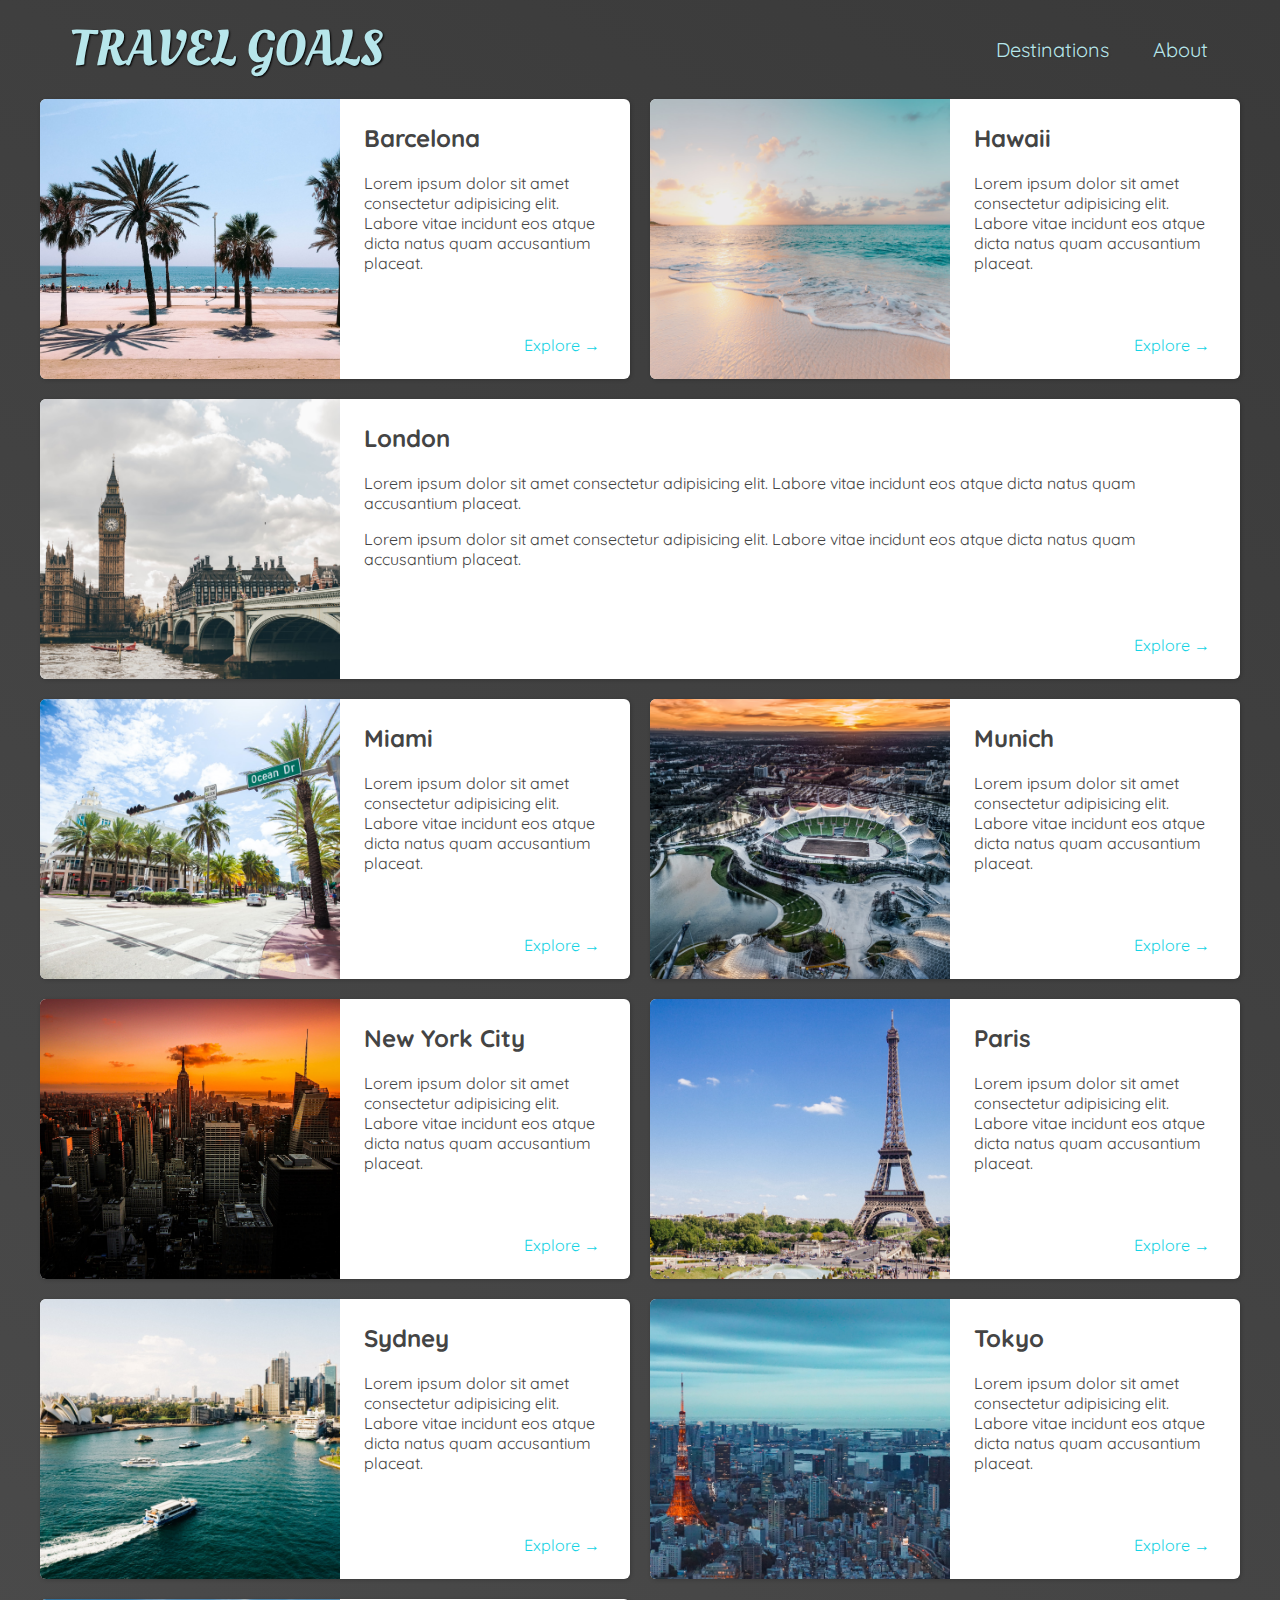
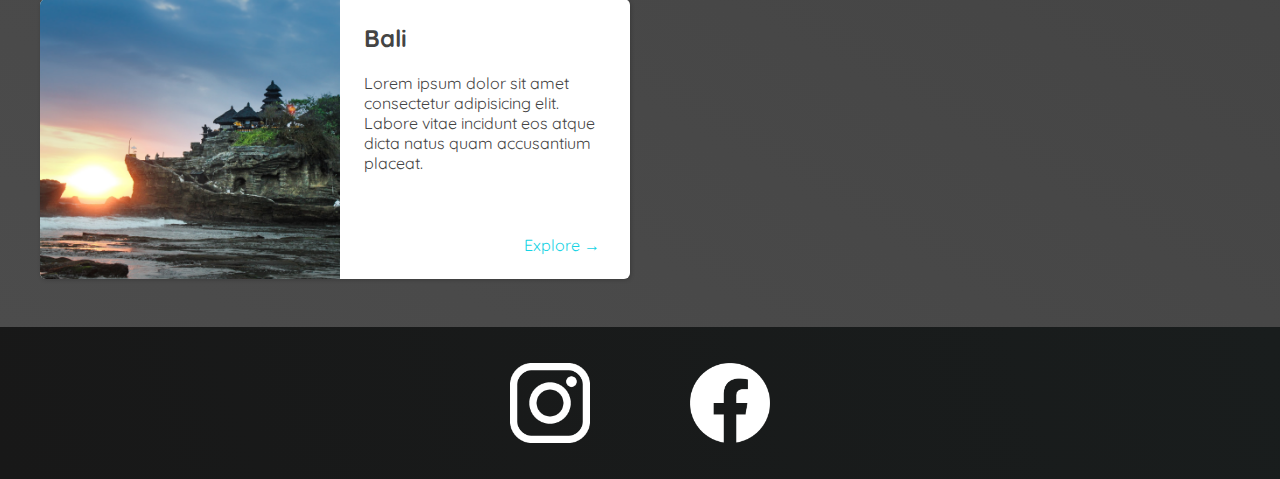
<file: places.html>
<!DOCTYPE html>
<html lang="en">

<head>
    <meta charset="UTF-8" />
    <link
        href="https://fonts.googleapis.com/css2?family=Raleway:wght@700&family=Oleo+Script:wght@700&family=Quicksand:wght@300;500&display=swap"
        rel="stylesheet" />
    <link rel="stylesheet" href="shared.css" />
    <link rel="stylesheet" href="places.css" />
    <title>Travel Goals</title>
</head>

<body>
    <header>
        <div id="page-logo">
            <a href="/index.html">Travel Goals</a>
        </div>
        <nav>
            <ul>
                <li><a href="/places.html">Destinations</a></li>
                <li><a href="">About</a></li>
            </ul>
        </nav>
    </header>
    <main>
        <ul>
            <li>
                <img src="images/places/barcelona.jpg" alt="City of Barcelona" />
                <div class="item-content">
                    <div>
                        <h2>Barcelona</h2>
                        <p>
                            Lorem ipsum dolor sit amet consectetur adipisicing elit. Labore
                            vitae incidunt eos atque dicta natus quam accusantium placeat.
                        </p>
                    </div>
                    <div class="actions">
                        <a href="https://en.wikipedia.org/wiki/Barcelona">Explore &#x2192</a>
                    </div>
                </div>
            </li>
            <li>
                <img src="images/places/hawaii.jpg" alt="Hawaii beach" />
                <div class="item-content">
                    <div>
                        <h2>Hawaii</h2>
                        <p>
                            Lorem ipsum dolor sit amet consectetur adipisicing elit. Labore
                            vitae incidunt eos atque dicta natus quam accusantium placeat.
                        </p>
                    </div>
                    <div class="actions">
                        <a href="hhttps://en.wikipedia.org/wiki/Hawaii">Explore &#x2192</a>
                    </div>
                </div>
            </li>
            <li>
                <img src="images/places/london.jpg" alt="London city" />
                <div class="item-content">
                    <div>
                        <h2>London</h2>
                        <p>
                            Lorem ipsum dolor sit amet consectetur adipisicing elit. Labore
                            vitae incidunt eos atque dicta natus quam accusantium placeat.
                        </p>
                        <p>
                            Lorem ipsum dolor sit amet consectetur adipisicing elit. Labore
                            vitae incidunt eos atque dicta natus quam accusantium placeat.
                        </p>
                    </div>
                    <div class="actions">
                        <a href="https://en.wikipedia.org/wiki/London">Explore &#x2192</a>
                    </div>
                </div>
            </li>
            <li>
                <img src="images/places/miami.jpg" alt="Miami streets" />
                <div class="item-content">
                    <div>
                        <h2>Miami</h2>
                        <p>
                            Lorem ipsum dolor sit amet consectetur adipisicing elit. Labore
                            vitae incidunt eos atque dicta natus quam accusantium placeat.
                        </p>
                    </div>
                    <div class="actions">
                        <a href="https://en.wikipedia.org/wiki/Miami">Explore &#x2192</a>
                    </div>
                </div>
            </li>
            <li>
                <img src="images/places/munich.jpg" alt="Munich football stadium" />
                <div class="item-content">
                    <div>
                        <h2>Munich</h2>
                        <p>
                            Lorem ipsum dolor sit amet consectetur adipisicing elit. Labore
                            vitae incidunt eos atque dicta natus quam accusantium placeat.
                        </p>
                    </div>
                    <div class="actions">
                        <a href="https://en.wikipedia.org/wiki/Munich">Explore &#x2192</a>
                    </div>
                </div>
            </li>
            <li>
                <img src="images/places/new-york-city.jpg" alt="New York City skyline" />
                <div class="item-content">
                    <div>
                        <h2>New York City</h2>
                        <p>
                            Lorem ipsum dolor sit amet consectetur adipisicing elit. Labore
                            vitae incidunt eos atque dicta natus quam accusantium placeat.
                        </p>
                    </div>
                    <div class="actions">
                        <a href="https://en.wikipedia.org/wiki/New_York_City">Explore &#x2192</a>
                    </div>
                </div>
            </li>
            <li>
                <img src="images/places/paris.jpg" alt="Paris city" />
                <div class="item-content">
                    <div>
                        <h2>Paris</h2>
                        <p>
                            Lorem ipsum dolor sit amet consectetur adipisicing elit. Labore
                            vitae incidunt eos atque dicta natus quam accusantium placeat.
                        </p>
                    </div>
                    <div class="actions">
                        <a href="https://en.wikipedia.org/wiki/Paris">Explore &#x2192</a>
                    </div>
                </div>
            </li>
            <li>
                <img src="images/places/sydney.jpg" alt="Sydney beach" />
                <div class="item-content">
                    <div>
                        <h2>Sydney</h2>
                        <p>
                            Lorem ipsum dolor sit amet consectetur adipisicing elit. Labore
                            vitae incidunt eos atque dicta natus quam accusantium placeat.
                        </p>
                    </div>
                    <div class="actions">
                        <a href="https://en.wikipedia.org/wiki/Sydney">Explore &#x2192</a>
                    </div>
                </div>
            </li>
            <li>
                <img src="images/places/tokyo.jpg" alt="Tokyo skyline" />
                <div class="item-content">
                    <div>
                        <h2>Tokyo</h2>
                        <p>
                            Lorem ipsum dolor sit amet consectetur adipisicing elit. Labore
                            vitae incidunt eos atque dicta natus quam accusantium placeat.
                        </p>
                    </div>
                    <div class="actions">
                        <a href="https://en.wikipedia.org/wiki/Tokyo">Explore &#x2192</a>
                    </div>
                </div>
            </li>
            <li>
                <img src="images/places/bali.jpg" alt="Bali beach" />
                <div class="item-content">
                    <div>
                        <h2>Bali</h2>
                        <p>
                            Lorem ipsum dolor sit amet consectetur adipisicing elit. Labore
                            vitae incidunt eos atque dicta natus quam accusantium placeat.
                        </p>
                    </div>
                    <div class="actions">
                        <a href="https://en.wikipedia.org/wiki/Bali">Explore &#x2192</a>
                    </div>
                </div>
            </li>
        </ul>
    </main>
    <footer>
        <ul>
            <li>
                <a href="https://www.instagram.com">
                    <img src="images/icons/insta.png" alt="Instagram logo" /></a>
            </li>
            <li>
                <a href="https://www.facebook.com">
                    <img src="images/icons/facebook.png" alt="Facebook logo" /></a>
            </li>
        </ul>
    </footer>
</body>

</html>
</file>
<file: shared.css>
body {
    font-family: "Quicksand", sans-serif;
    margin: 0;
}

ul {
    list-style: none;
    margin: 0;
    padding: 0;
}

header {
    display: flex;
    justify-content: space-between;
    align-items: center;
    padding: 15px 60px;
    position: absolute;
    width: 100%;
    top: 0;
    left: 0;
    box-sizing: border-box;
}

#page-logo a {
    padding: 10px;
    font-family: "Oleo Script", sans-serif;
    color: rgb(245, 243, 160);
    font-size: 50px;
    text-decoration: none;
    text-transform: uppercase;
    text-shadow: 1px 1px 2px rgb(0, 0, 0);
}

header ul {
    display: flex;
}

header li {
    margin-left: 20px;
}

header a {
    color: rgb(255, 251, 0);
    text-decoration: none;
    font-size: 20px;
    padding: 12px;
    text-shadow: 1px 1px 2px rgba(0, 0, 0, 0.2);
    border-radius: 6px;
}

header nav a:hover {
    color: rgb(77, 77, 77);
    background-color: rgb(255, 251, 0);
}

footer {
    background: linear-gradient(70deg, rgb(24, 24, 24), rgb(25, 29, 29));
    padding: 36px 0;
}

footer ul {
    display: flex;
    justify-content: center;
    /* padding: 40px; */
}

footer li {
    width: 80px;
    height: 80px;
    margin: 0 50px;
}

footer img {
    width: 100%;
    height: 100%;
}
</file>
<file: places.css>
body {
    background: linear-gradient(30deg, rgb(77, 77, 77), rgb(58, 58, 58));
    color: rgb(68, 68, 68);
}


#page-logo a {
    color: rgb(183, 230, 235);
}

header {
    position: static;
}


header a {
    color: rgb(183, 230, 235);
}

header nav a:hover {
    background-color: rgb(183, 230, 235);
    color: rgb(59, 59, 59);
}

main ul {
    width: 1200px;
    margin: 0 auto 48px;
    display: grid;
    grid-template-columns: 1fr 1fr;
    gap: 20px 20px;
}

li:nth-of-type(3) {
    grid-column: 1 / span 2;
}

main li {
    display: flex;
    background-color: white;
    box-shadow: 1px 1px 4px rgba(0, 0, 0, 0.2);
    border-radius: 6px;
    overflow: hidden;
}

main li img {
    width: 300px;
    height: 280px;
    object-fit: cover;
}


.item-content {
    padding: 24px;
    display: flex;
    flex-direction: column;
    justify-content: space-between;
}

.item-content h2 {
    margin-top: 0;
}

.actions {
    text-align: right;
}

.actions a {
    text-decoration: none;
    padding: 6px;
    color: rgb(22, 211, 228);
    border-radius: 5px;
}


.actions a:hover {
    background-color: rgb(235, 253, 255);
}
</file>
